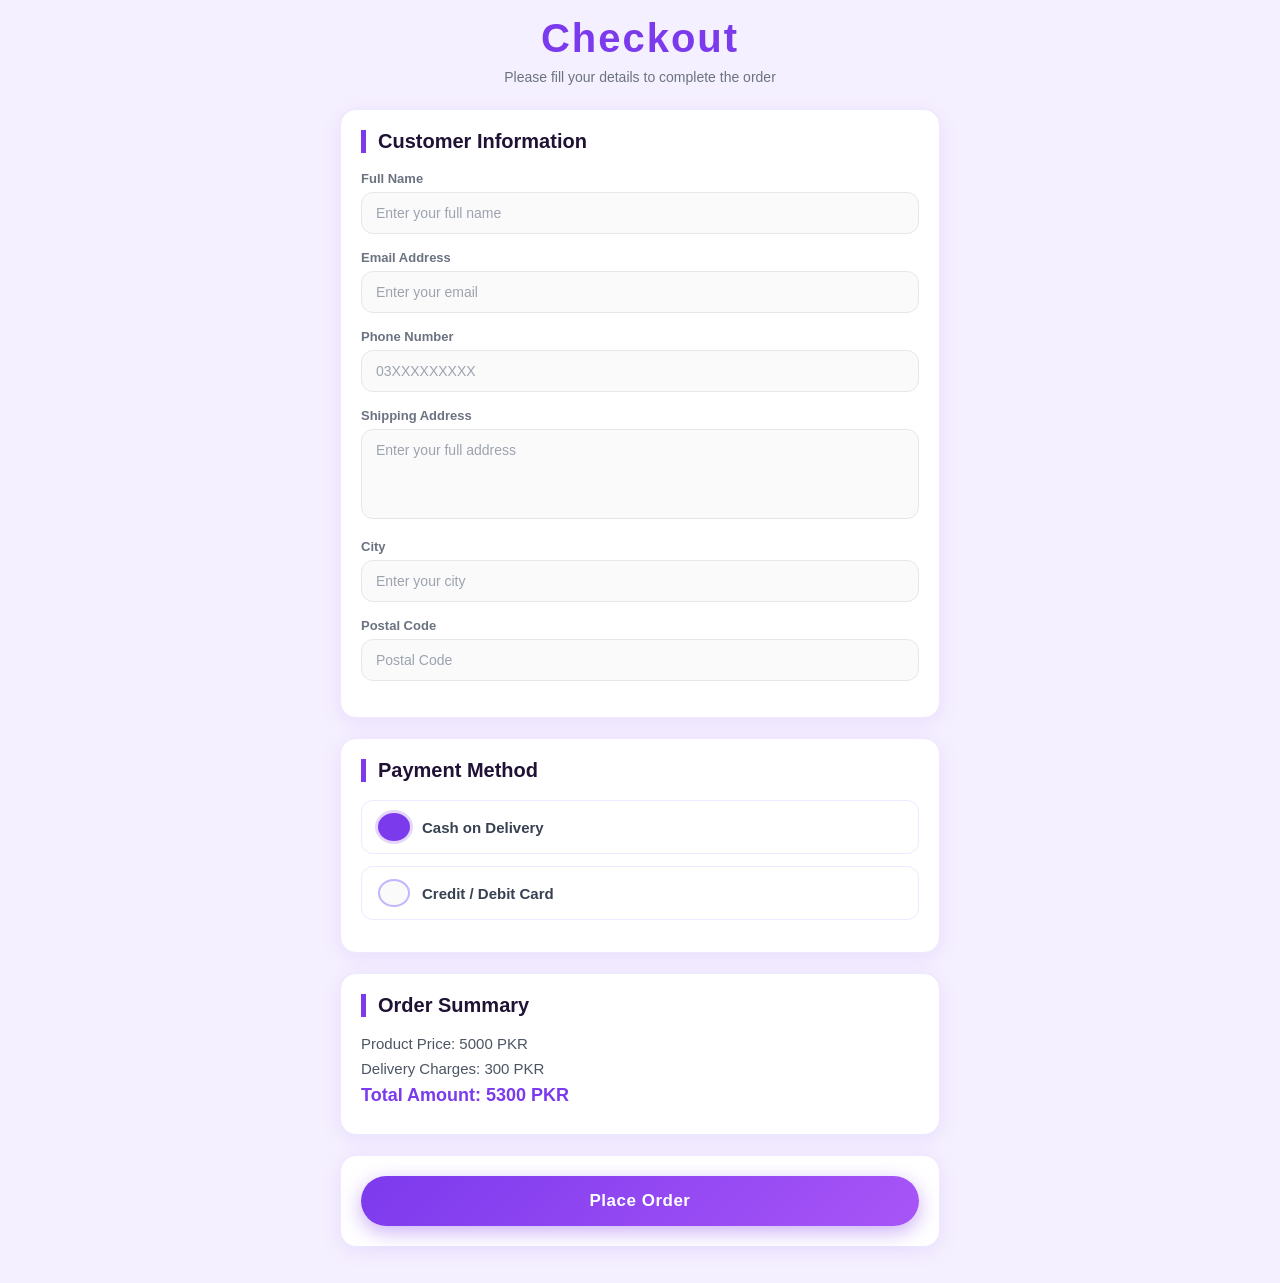
<file: buy.html>
<!DOCTYPE html>
<html lang="en">
<head>
    <meta charset="UTF-8">
    <meta name="viewport" content="width=device-width, initial-scale=1.0">
    <title>Checkout | ZUNIQUE</title>
    <link rel="stylesheet" href="./buy.css">
</head>

<body>

<div class="checkout-wrapper">

    <h1>Checkout</h1>
    <p>Please fill your details to complete the order</p>

    <section>
        <h2>Customer Information</h2>

        <div>
            <label>Full Name</label>
            <input type="text" id="name" placeholder="Enter your full name">
        </div>

        <div>
            <label>Email Address</label>
            <input type="email" id="email" placeholder="Enter your email">
        </div>

        <div>
            <label>Phone Number</label>
            <input type="tel" id="phone" placeholder="03XXXXXXXXX">
        </div>

        <div>
            <label>Shipping Address</label>
            <textarea id="address" placeholder="Enter your full address"></textarea>
        </div>

        <div>
            <label>City</label>
            <input type="text" id="city" placeholder="Enter your city">
        </div>

        <div>
            <label>Postal Code</label>
            <input type="text" id="postal" placeholder="Postal Code">
        </div>
    </section>

    <section>
        <h2>Payment Method</h2>

        <div class="payment-option">
            <input type="radio" name="payment" id="cod" checked>
            <label for="cod">Cash on Delivery</label>
        </div>

        <div class="payment-option">
            <input type="radio" name="payment" id="card">
            <label for="card">Credit / Debit Card</label>
        </div>
    </section>

    <section>
        <h2>Order Summary</h2>
        <p>Product Price: 5000 PKR</p>
        <p>Delivery Charges: 300 PKR</p>
        <p><strong>Total Amount: 5300 PKR</strong></p>
    </section>

    <section>
        <button id="orderBtn">Place Order</button>
    </section>

</div>

<script>
document.getElementById("orderBtn").addEventListener("click", function () {
    let name    = document.getElementById("name").value.trim();
    let email   = document.getElementById("email").value.trim();
    let phone   = document.getElementById("phone").value.trim();
    let address = document.getElementById("address").value.trim();
    let city    = document.getElementById("city").value.trim();
    let postal  = document.getElementById("postal").value.trim();

    if (!name || !email || !phone || !address || !city || !postal) {
        alert("Please fill in all fields");
        return;
    }

    let orderData = {
        name, email, phone, address, city, postal,
        payment: document.querySelector('input[name="payment"]:checked').nextElementSibling.innerText
    };

    localStorage.setItem("orderData", JSON.stringify(orderData));
    window.location.href = "success.html";
});
</script>

</body>
</html>
</file>
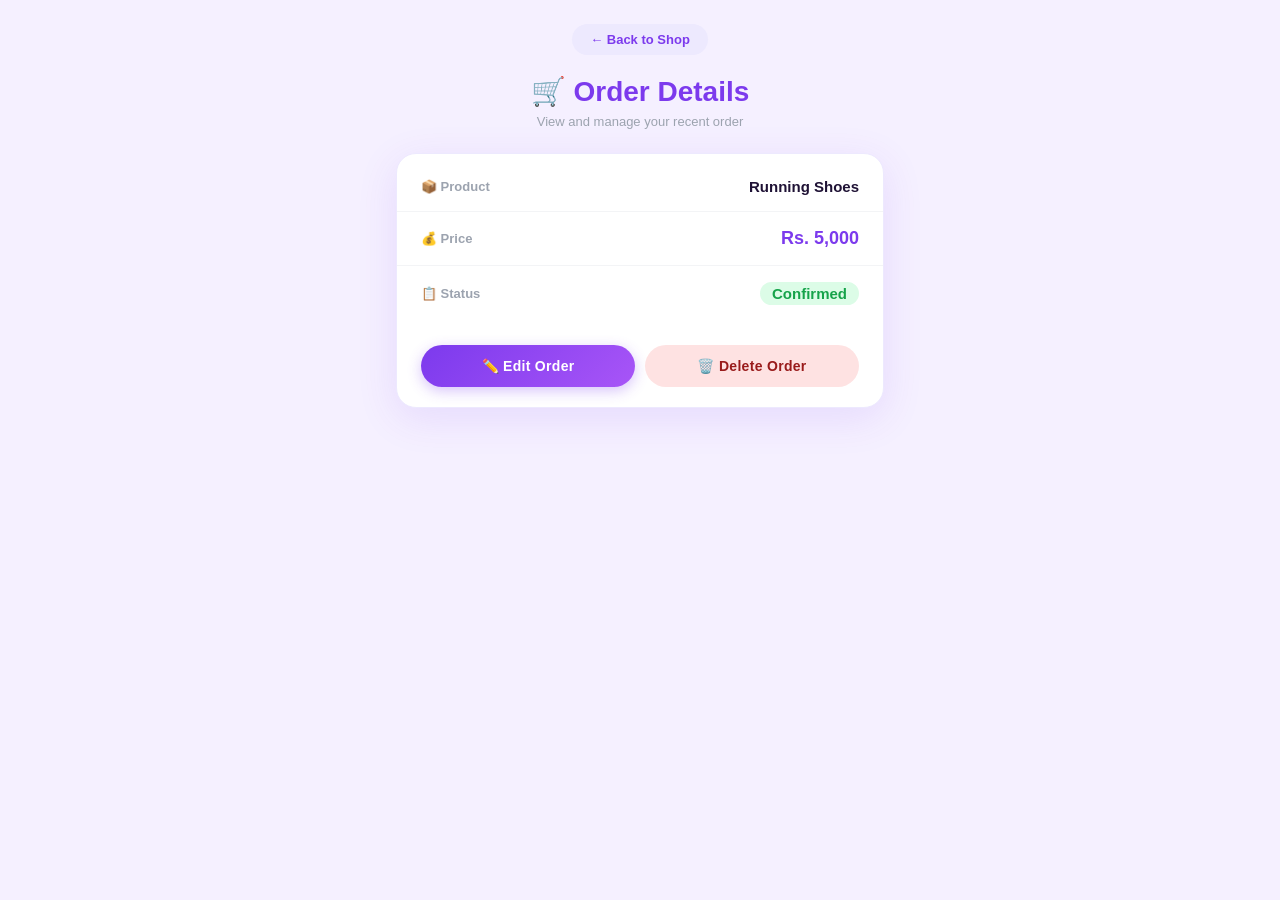
<file: order-details.html>
<!DOCTYPE html>
<html lang="en">
<head>
    <meta charset="UTF-8">
    <meta name="viewport" content="width=device-width, initial-scale=1.0">
    <title>Order Details | ZUNIQUE</title>
    <link rel="stylesheet" href="order-detail.css">
</head>
<body>

<div class="page-wrapper">

    <!-- HEADER -->
    <div class="od-header">
        <button class="back-btn" onclick="window.location.href='index.html'">← Back to Shop</button>
        <h1>🛒 Order Details</h1>
        <p>View and manage your recent order</p>
    </div>

    <!-- ORDER CARD -->
    <div class="order-card" id="orderBox">

        <!-- ORDER INFO (read-only view) -->
        <div class="order-info" id="orderView">
            <div class="info-row">
                <span class="info-label">📦 Product</span>
                <span class="info-value" id="view-product">—</span>
            </div>
            <div class="info-row">
                <span class="info-label">💰 Price</span>
                <span class="info-value price-val" id="view-price">—</span>
            </div>
            <div class="info-row">
                <span class="info-label">📋 Status</span>
                <span class="info-value" id="view-status">—</span>
            </div>
        </div>

        <!-- EDIT FORM (hidden by default) -->
        <div class="edit-form" id="editForm" style="display:none;">
            <div class="field-group">
                <label>Product Name</label>
                <input type="text" id="product" placeholder="Enter product name">
            </div>
            <div class="field-group">
                <label>Price (PKR)</label>
                <input type="number" id="price" placeholder="Enter price">
            </div>
            <div class="field-group">
                <label>Status</label>
                <input type="text" id="status" placeholder="e.g. Confirmed, Pending">
            </div>
        </div>

        <!-- ACTION BUTTONS -->
        <div class="btns" id="viewBtns">
            <button class="edit-btn" onclick="showEditForm()">✏️ Edit Order</button>
            <button class="delete-btn" onclick="deleteOrder()">🗑️ Delete Order</button>
        </div>

        <div class="btns" id="editBtns" style="display:none;">
            <button class="save-btn" onclick="saveOrder()">✅ Save Changes</button>
            <button class="cancel-btn" onclick="cancelEdit()">✖ Cancel</button>
        </div>

    </div>

    <!-- NO ORDER MESSAGE -->
    <div class="no-order-card" id="noOrderCard" style="display:none;">
        <div class="no-order-icon">📭</div>
        <h3>No Order Found</h3>
        <p>You haven't placed any order yet.</p>
        <button class="shop-btn" onclick="window.location.href='index.html'">Start Shopping</button>
    </div>

</div>

<script>
    // Load order from localStorage
    let order = JSON.parse(localStorage.getItem("order"));

    if (order) {
        showOrder(order);
    } else {
        document.getElementById("orderBox").style.display = "none";
        document.getElementById("noOrderCard").style.display = "block";
    }

    function showOrder(o) {
        document.getElementById("view-product").innerText = o.product || "—";
        document.getElementById("view-price").innerText   = "Rs. " + Number(o.price).toLocaleString();
        document.getElementById("view-status").innerText  = o.status || "—";

        // Status badge color
        const statusEl = document.getElementById("view-status");
        if (o.status === "Confirmed") {
            statusEl.style.color = "#16a34a";
            statusEl.style.background = "#dcfce7";
        } else if (o.status === "Pending") {
            statusEl.style.color = "#d97706";
            statusEl.style.background = "#fef3c7";
        } else {
            statusEl.style.color = "#7c3aed";
            statusEl.style.background = "#ede9fe";
        }
        statusEl.style.padding = "3px 12px";
        statusEl.style.borderRadius = "20px";
        statusEl.style.fontWeight = "700";
    }

    function showEditForm() {
        document.getElementById("product").value = order.product;
        document.getElementById("price").value   = order.price;
        document.getElementById("status").value  = order.status;

        document.getElementById("orderView").style.display = "none";
        document.getElementById("editForm").style.display  = "block";
        document.getElementById("viewBtns").style.display  = "none";
        document.getElementById("editBtns").style.display  = "flex";
    }

    function cancelEdit() {
        document.getElementById("orderView").style.display = "block";
        document.getElementById("editForm").style.display  = "none";
        document.getElementById("viewBtns").style.display  = "flex";
        document.getElementById("editBtns").style.display  = "none";
    }

    function saveOrder() {
        let product = document.getElementById("product").value.trim();
        let price   = document.getElementById("price").value.trim();
        let status  = document.getElementById("status").value.trim();

        if (!product || !price || !status) {
            alert("Please fill in all fields.");
            return;
        }

        order = { product, price, status };
        localStorage.setItem("order", JSON.stringify(order));
        showOrder(order);
        cancelEdit();

        // Show success toast
        showToast("✅ Order updated successfully!");
    }

    function deleteOrder() {
        if (confirm("Are you sure you want to delete this order?")) {
            localStorage.removeItem("order");
            document.getElementById("orderBox").style.display   = "none";
            document.getElementById("noOrderCard").style.display = "block";
        }
    }

    function showToast(msg) {
        const t = document.getElementById("toast");
        t.innerText = msg;
        t.classList.add("show");
        setTimeout(() => t.classList.remove("show"), 2800);
    }
</script>

<!-- TOAST -->
<div id="toast"></div>

</body>
</html>
</file>
<file: buy.css>
*, *::before, *::after {
    margin: 0;
    padding: 0;
    box-sizing: border-box;
    font-family: 'Segoe UI', Arial, sans-serif;
}

body {
    background: #f5f0ff;
    color: #374151;
    padding: 16px;
    min-height: 100vh;
}

.checkout-wrapper {
    width: 100%;
    max-width: 600px;
    margin: 0 auto;
}

h1 {
    text-align: center;
    font-size: clamp(24px, 6vw, 40px);
    margin-bottom: 8px;
    letter-spacing: 2px;
    color: #7c3aed;
    font-weight: 900;
}

p {
    text-align: center;
    color: #6b7280;
    margin-bottom: 24px;
    font-size: 14px;
}

section {
    background: #ffffff;
    border-radius: 16px;
    padding: 20px;
    margin-bottom: 20px;
    box-shadow: 0 4px 20px rgba(124,58,237,0.1);
    border: 1.5px solid #ede9fe;
}

section h2 {
    font-size: clamp(16px, 4vw, 20px);
    margin-bottom: 18px;
    border-left: 5px solid #7c3aed;
    padding-left: 12px;
    color: #1f1235;
    font-weight: 700;
}

section div {
    margin-bottom: 16px;
}

label {
    display: block;
    font-size: 13px;
    color: #6b7280;
    font-weight: 600;
    margin-bottom: 6px;
}

input, textarea, select {
    width: 100%;
    padding: 12px 14px;
    border-radius: 12px;
    border: 1.5px solid #e5e7eb;
    outline: none;
    background: #fafafa;
    color: #1f1235;
    font-size: 14px;
    transition: 0.3s;
}

textarea {
    resize: none;
    height: 90px;
}

input::placeholder, textarea::placeholder { color: #9ca3af; }

input:focus, textarea:focus, select:focus {
    border-color: #7c3aed;
    background: #fff;
    box-shadow: 0 0 0 3px rgba(124,58,237,0.12);
}

/* Payment options */
.payment-option {
    display: flex;
    align-items: center;
    margin-bottom: 12px;
    padding: 12px 16px;
    border-radius: 12px;
    border: 1.5px solid #ede9fe;
    cursor: pointer;
    transition: 0.3s;
}
.payment-option:hover {
    border-color: #7c3aed;
    background: #f5f0ff;
}
.payment-option input[type="radio"] {
    appearance: none;
    width: 18px;
    height: 18px;
    min-width: 18px;
    border-radius: 50%;
    border: 2px solid #c4b5fd;
    margin-right: 12px;
    cursor: pointer;
    transition: 0.3s;
}
.payment-option input[type="radio"]:checked {
    background: #7c3aed;
    border-color: #7c3aed;
    box-shadow: 0 0 0 3px rgba(124,58,237,0.2);
}
.payment-option label {
    cursor: pointer;
    font-size: 15px;
    color: #374151;
    font-weight: 600;
    margin-bottom: 0;
}

/* Order summary */
section p {
    text-align: left;
    margin-bottom: 8px;
    color: #4b5563;
    font-size: 15px;
}
section strong {
    color: #7c3aed;
    font-size: clamp(16px, 4vw, 18px);
    font-weight: 800;
}

/* Place order button */
button#orderBtn {
    width: 100%;
    padding: 15px;
    font-size: clamp(15px, 4vw, 17px);
    font-weight: 800;
    border: none;
    border-radius: 50px;
    cursor: pointer;
    background: linear-gradient(135deg, #7c3aed, #a855f7);
    color: #fff;
    transition: 0.3s;
    box-shadow: 0 6px 20px rgba(124,58,237,0.4);
    letter-spacing: 0.5px;
}
button#orderBtn:hover {
    transform: translateY(-3px);
    box-shadow: 0 12px 28px rgba(124,58,237,0.5);
}
</file>
<file: order-detail.css>
*, *::before, *::after {
    margin: 0;
    padding: 0;
    box-sizing: border-box;
    font-family: 'Segoe UI', Arial, sans-serif;
}

body {
    background: #f5f0ff;
    min-height: 100vh;
    color: #374151;
}

/* ===== PAGE WRAPPER ===== */
.page-wrapper {
    max-width: 520px;
    margin: 0 auto;
    padding: 24px 16px 40px;
}

/* ===== HEADER ===== */
.od-header {
    text-align: center;
    margin-bottom: 24px;
}
.od-header h1 {
    font-size: clamp(22px, 5vw, 28px);
    font-weight: 900;
    color: #7c3aed;
    margin: 12px 0 6px;
}
.od-header p {
    font-size: 13px;
    color: #9ca3af;
}

/* Back button */
.back-btn {
    display: inline-flex;
    align-items: center;
    gap: 6px;
    background: #ede9fe;
    color: #7c3aed;
    border: none;
    border-radius: 20px;
    padding: 8px 18px;
    font-size: 13px;
    font-weight: 700;
    cursor: pointer;
    transition: 0.3s;
    margin-bottom: 8px;
}
.back-btn:hover {
    background: #7c3aed;
    color: #fff;
    transform: translateX(-2px);
}

/* ===== ORDER CARD ===== */
.order-card {
    background: #ffffff;
    border-radius: 20px;
    box-shadow: 0 10px 40px rgba(124,58,237,0.12);
    border: 1.5px solid #ede9fe;
    overflow: hidden;
}

/* ===== ORDER INFO ROWS ===== */
.order-info {
    padding: 8px 0;
}
.info-row {
    display: flex;
    justify-content: space-between;
    align-items: center;
    padding: 16px 24px;
    border-bottom: 1px solid #f3f4f6;
    gap: 12px;
    flex-wrap: wrap;
}
.info-row:last-child { border-bottom: none; }
.info-label {
    font-size: 13px;
    color: #9ca3af;
    font-weight: 600;
    flex-shrink: 0;
}
.info-value {
    font-size: 15px;
    color: #1f1235;
    font-weight: 700;
    text-align: right;
}
.price-val {
    color: #7c3aed;
    font-size: 18px;
    font-weight: 900;
}

/* ===== EDIT FORM ===== */
.edit-form {
    padding: 20px 24px;
}
.field-group {
    margin-bottom: 16px;
}
.field-group label {
    display: block;
    font-size: 12px;
    font-weight: 700;
    color: #6b7280;
    margin-bottom: 6px;
    text-transform: uppercase;
    letter-spacing: 0.5px;
}
.field-group input {
    width: 100%;
    padding: 12px 14px;
    border-radius: 12px;
    border: 1.5px solid #e5e7eb;
    font-size: 14px;
    background: #fafafa;
    color: #1f1235;
    outline: none;
    transition: 0.3s;
}
.field-group input:focus {
    border-color: #7c3aed;
    background: #fff;
    box-shadow: 0 0 0 3px rgba(124,58,237,0.12);
}

/* ===== BUTTONS ===== */
.btns {
    display: flex;
    gap: 10px;
    padding: 16px 24px 20px;
    flex-wrap: wrap;
}
.btns button {
    flex: 1;
    min-width: 120px;
    padding: 13px;
    border: none;
    border-radius: 50px;
    cursor: pointer;
    font-size: 14px;
    font-weight: 700;
    transition: 0.3s;
    letter-spacing: 0.3px;
}
.edit-btn {
    background: linear-gradient(135deg, #7c3aed, #a855f7);
    color: #fff;
    box-shadow: 0 4px 14px rgba(124,58,237,0.3);
}
.edit-btn:hover { transform: translateY(-2px); box-shadow: 0 8px 22px rgba(124,58,237,0.45); }

.delete-btn {
    background: #fee2e2;
    color: #991b1b;
    border: 1.5px solid #fca5a5;
}
.delete-btn:hover { background: #fca5a5; transform: translateY(-2px); }

.save-btn {
    background: linear-gradient(135deg, #16a34a, #22c55e);
    color: #fff;
    box-shadow: 0 4px 14px rgba(22,163,74,0.3);
}
.save-btn:hover { transform: translateY(-2px); box-shadow: 0 8px 22px rgba(22,163,74,0.45); }

.cancel-btn {
    background: #f3f4f6;
    color: #6b7280;
    border: 1.5px solid #e5e7eb;
}
.cancel-btn:hover { background: #e5e7eb; transform: translateY(-2px); }

/* ===== NO ORDER CARD ===== */
.no-order-card {
    background: #fff;
    border-radius: 20px;
    padding: 48px 24px;
    text-align: center;
    box-shadow: 0 10px 40px rgba(124,58,237,0.1);
    border: 1.5px solid #ede9fe;
}
.no-order-icon { font-size: 56px; margin-bottom: 16px; }
.no-order-card h3 {
    font-size: 20px;
    font-weight: 800;
    color: #1f1235;
    margin-bottom: 8px;
}
.no-order-card p {
    font-size: 14px;
    color: #9ca3af;
    margin-bottom: 24px;
}
.shop-btn {
    background: linear-gradient(135deg, #7c3aed, #a855f7);
    color: #fff;
    border: none;
    border-radius: 50px;
    padding: 13px 32px;
    font-size: 15px;
    font-weight: 700;
    cursor: pointer;
    transition: 0.3s;
    box-shadow: 0 4px 14px rgba(124,58,237,0.35);
}
.shop-btn:hover { transform: translateY(-2px); box-shadow: 0 8px 22px rgba(124,58,237,0.5); }

/* ===== TOAST ===== */
#toast {
    position: fixed;
    bottom: 24px;
    left: 50%;
    transform: translateX(-50%) translateY(80px);
    background: linear-gradient(135deg, #7c3aed, #a855f7);
    color: #fff;
    padding: 12px 28px;
    border-radius: 50px;
    font-size: 14px;
    font-weight: 600;
    box-shadow: 0 8px 24px rgba(124,58,237,0.4);
    opacity: 0;
    transition: all 0.4s ease;
    z-index: 9999;
    pointer-events: none;
    white-space: nowrap;
}
#toast.show {
    opacity: 1;
    transform: translateX(-50%) translateY(0);
}

/* ===== RESPONSIVE ===== */
@media (max-width: 400px) {
    .btns { flex-direction: column; }
    .btns button { width: 100%; }
    .info-row { flex-direction: column; align-items: flex-start; }
    .info-value { text-align: left; }
}
</file>
